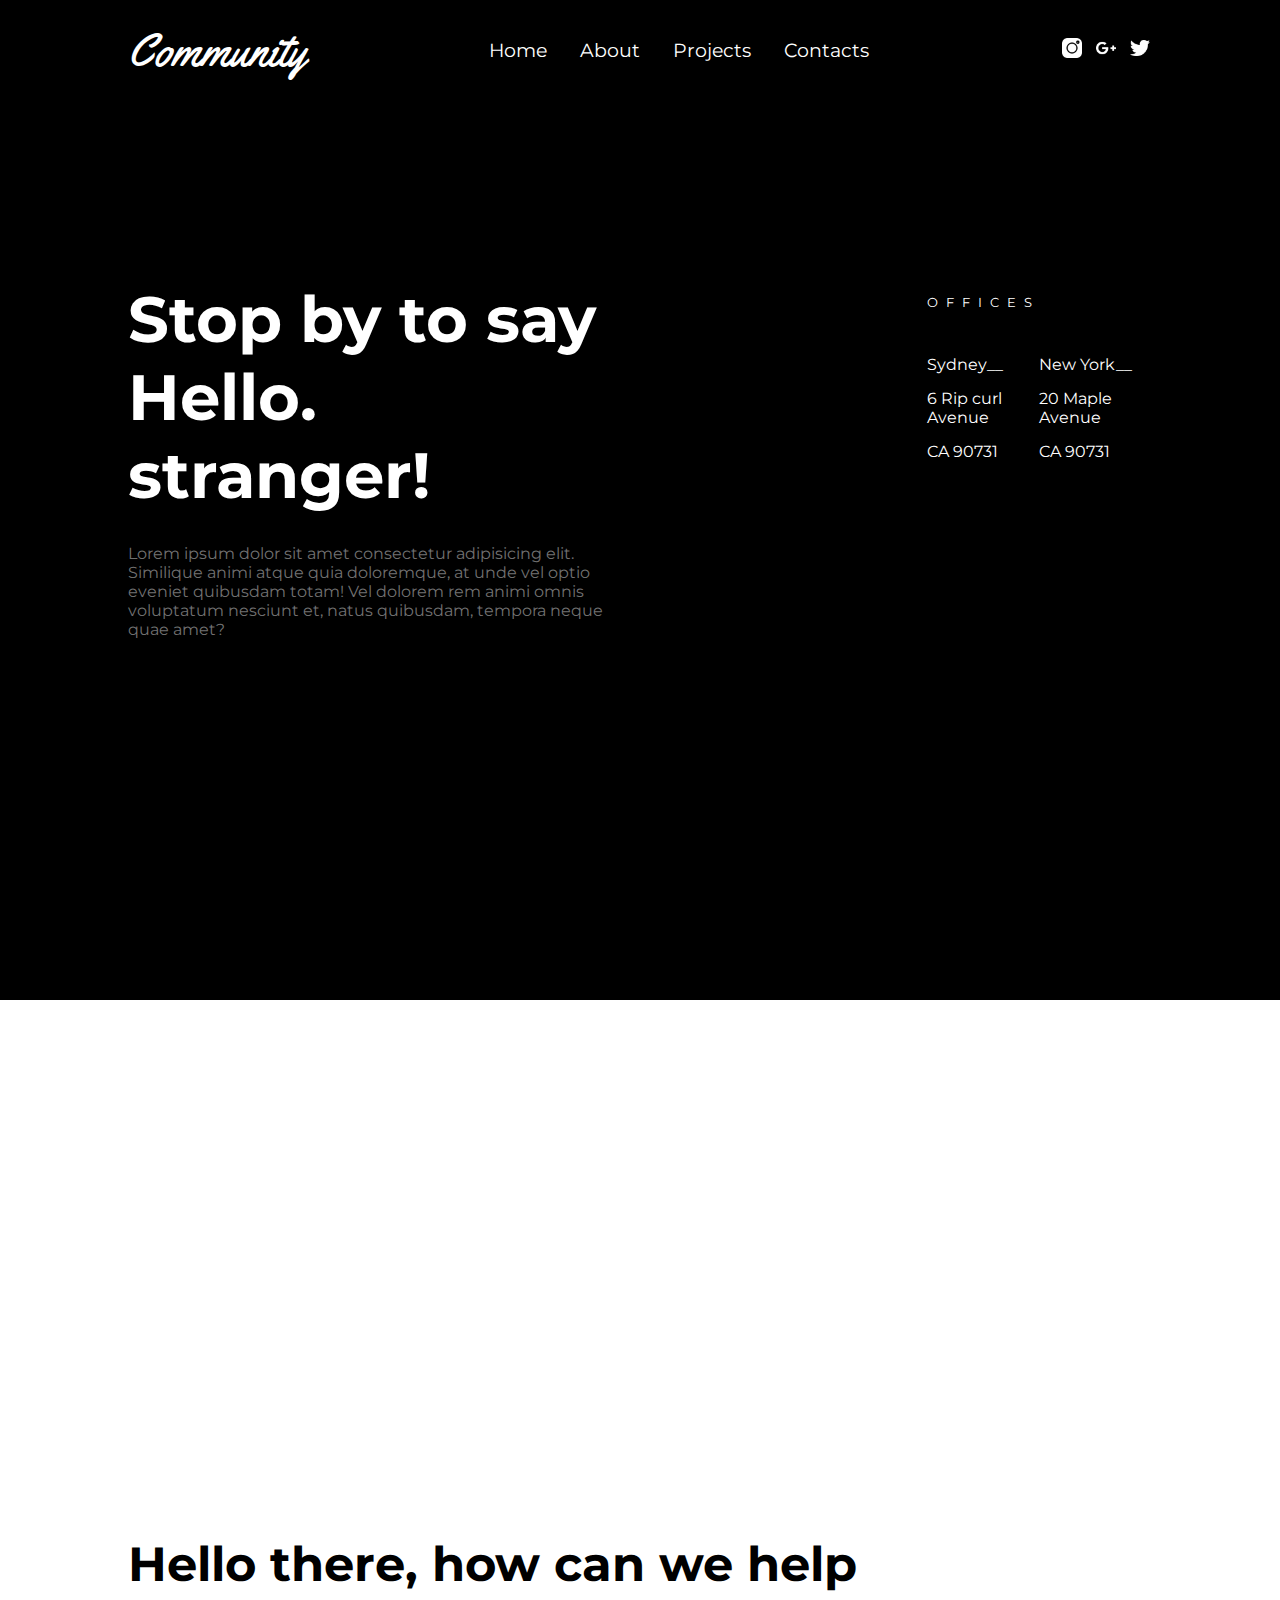
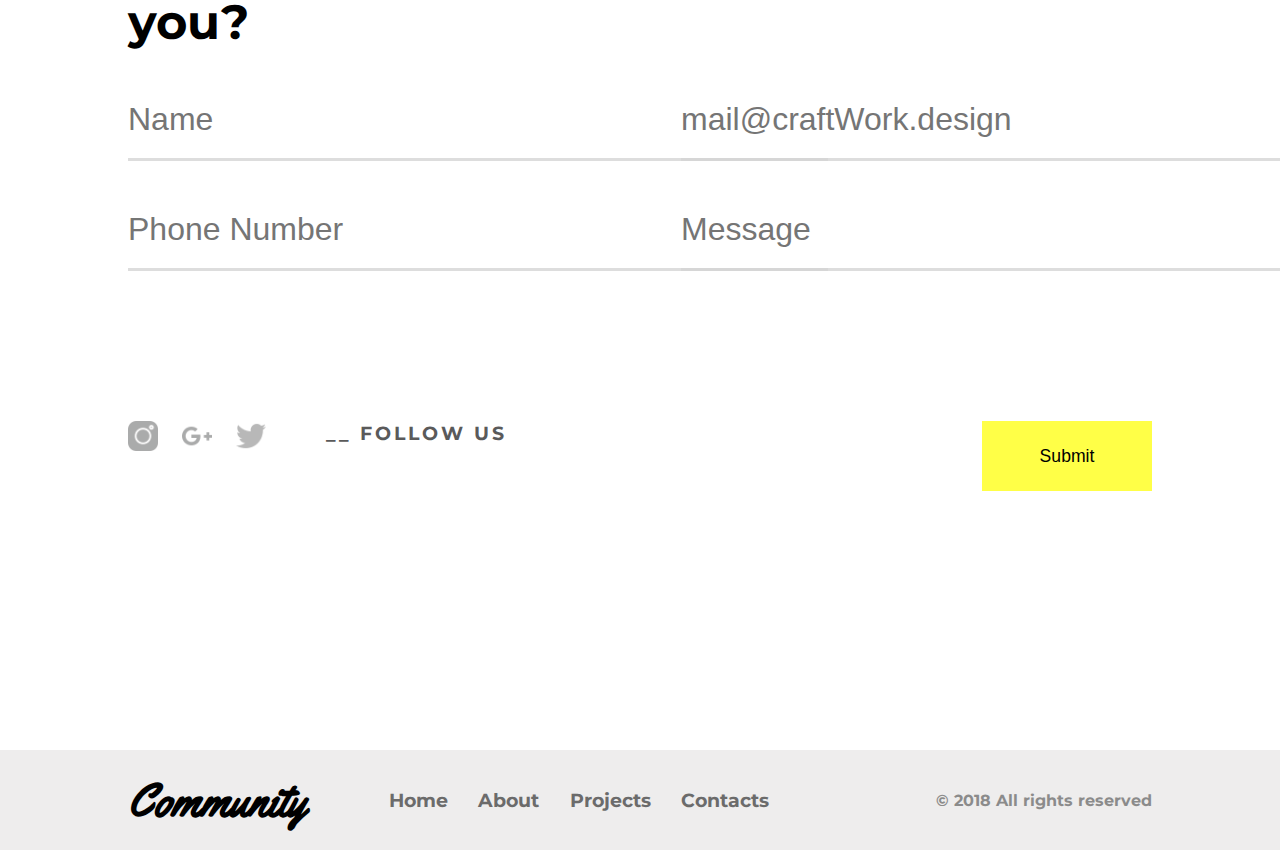
<file: Contact__Page/contact.html>
<!DOCTYPE html>
<html lang="en">

<head>
    <meta charset="UTF-8">
    <meta http-equiv="X-UA-Compatible" content="IE=edge">
    <meta name="viewport" content="width=device-width, initial-scale=1.0">
    <link rel="stylesheet" href="./css/style.css">
    <link href="https://fonts.googleapis.com/css2?family=Pattaya&display=swap" rel="stylesheet" />
    <link rel="preconnect" href="https://fonts.gstatic.com" />
    <link
        href="https://fonts.googleapis.com/css2?family=Merriweather:ital,wght@1,900&family=Montserrat&family=Sacramento&display=swap"
        rel="stylesheet" />
    <link rel="preconnect" href="https://fonts.googleapis.com">
    <link rel="preconnect" href="https://fonts.gstatic.com" crossorigin>
    <link href="https://fonts.googleapis.com/css2?family=Yellowtail&display=swap" rel="stylesheet">

    <title>Document</title>
</head>

<body>
    <div class="section-1">
        <div class="container flex">
            <div class="logo">
                <p class="Yellowtail">Community</p>
            </div>
            <div class="link flex Montserrat-sans-serif">
                <p><a href="../index.html" style="text-decoration: none; color: white;">Home</a></p>
                <p><a href="../Home__Page/home.html" style="text-decoration: none; color: white;">About</a></p>
                <p><a href="../Project_Page/project.html" style="text-decoration: none; color: white;">Projects</a></p>
                <p><a href="contact.html" style="text-decoration: none; color: white;">Contacts</a></p>
            </div>
            <div class="icon">
                <img src="../icons/instagram.png" alt="">
                <img src="../icons/google-plus.png" alt="">
                <img src="../icons/twitter (2).png" alt="">
            </div>
        </div>
    </div>
    <div class="section-2 Montserrat-sans-serif">
        <div class="container__1 flex">
            <div class="left">
                <h1>Stop by to say Hello.</h1>
                <h1>stranger!</h1>
                <p>Lorem ipsum dolor sit amet consectetur adipisicing elit. Similique animi atque quia doloremque, at
                    unde vel optio eveniet quibusdam totam! Vel dolorem rem animi omnis voluptatum nesciunt et, natus
                    quibusdam, tempora neque quae amet?</p>
            </div>
            <div class="right">
                <div class="elements">
                    <p class="heading">OFFICES</p>
                    <div class="right__content ">
                        <div class="content flex">
                            <div class="left">
                                <p>Sydney__</p>
                                <p>6 Rip curl Avenue</p>
                                <p>CA 90731</p>
                            </div>
                            <div class="right">
                                <p>New York__</p>
                                <p>20 Maple Avenue</p>
                                <p>CA 90731</p>
                            </div>
                        </div>

                    </div>
                </div>

            </div>
        </div>
        <div class="container__2">
            <iframe
                src="https://www.google.com/maps/embed?pb=!1m18!1m12!1m3!1d193595.1583088633!2d-74.11976388352468!3d40.69766374868615!2m3!1f0!2f0!3f0!3m2!1i1024!2i768!4f13.1!3m3!1m2!1s0x89c24fa5d33f083b%3A0xc80b8f06e177fe62!2sNew%20York%2C%20NY%2C%20USA!5e0!3m2!1sen!2sin!4v1627388090131!5m2!1sen!2sin"
                width="600" height="450" style="border:0;" allowfullscreen="" loading="lazy"></iframe>
        </div>
    </div>
    <div class="section-3 Montserrat-sans-serif">
        <div class="container">
            <div class="heading">
                <h1>Hello there, how can we help</h1>
                <h1>you?</h1>
            </div>
            <div class="enter_details flex">
                <div class="details_left">
                    <input type="text" placeholder="Name">
                    <input type="text" placeholder="Phone Number">
                </div>
                <div class="details_right">
                    <input type="email" placeholder="mail@craftWork.design">
                    <input type="text" placeholder="Message">
                </div>
            </div>
            <div class="explore flex space-between">
                <div class="explore_left flex">
                    <div class="img">
                        <img class="i" src="../icons/instagram__gray.png" alt="">
                        <img class="g"  src="../icons/google-plus__gray.png" alt="">
                        <img class="t"  src="../icons/twitter__gray.png" alt="">
                    </div>
                    <p>__ FOLLOW US</p>
                </div>
                <div class="explore_right">
                    <button>Submit </button>
                </div>
            </div>
        </div>
    </div>
    <div class="section-11">
        <div class="container flex">
            <div class="logo">
                <p class="Yellowtail">Community</p>
            </div>
            <div class="link flex Montserrat-sans-serif">
                <p>Home</p>
                <p>About</p>
                <p>Projects</p>
                <p>Contacts</p>
            </div>
            <div class="copyright Montserrat-sans-serif">
                <h4>© 2018 All rights reserved</h4>
            </div>
        </div>
    </div>
</body>

</html>
</file>
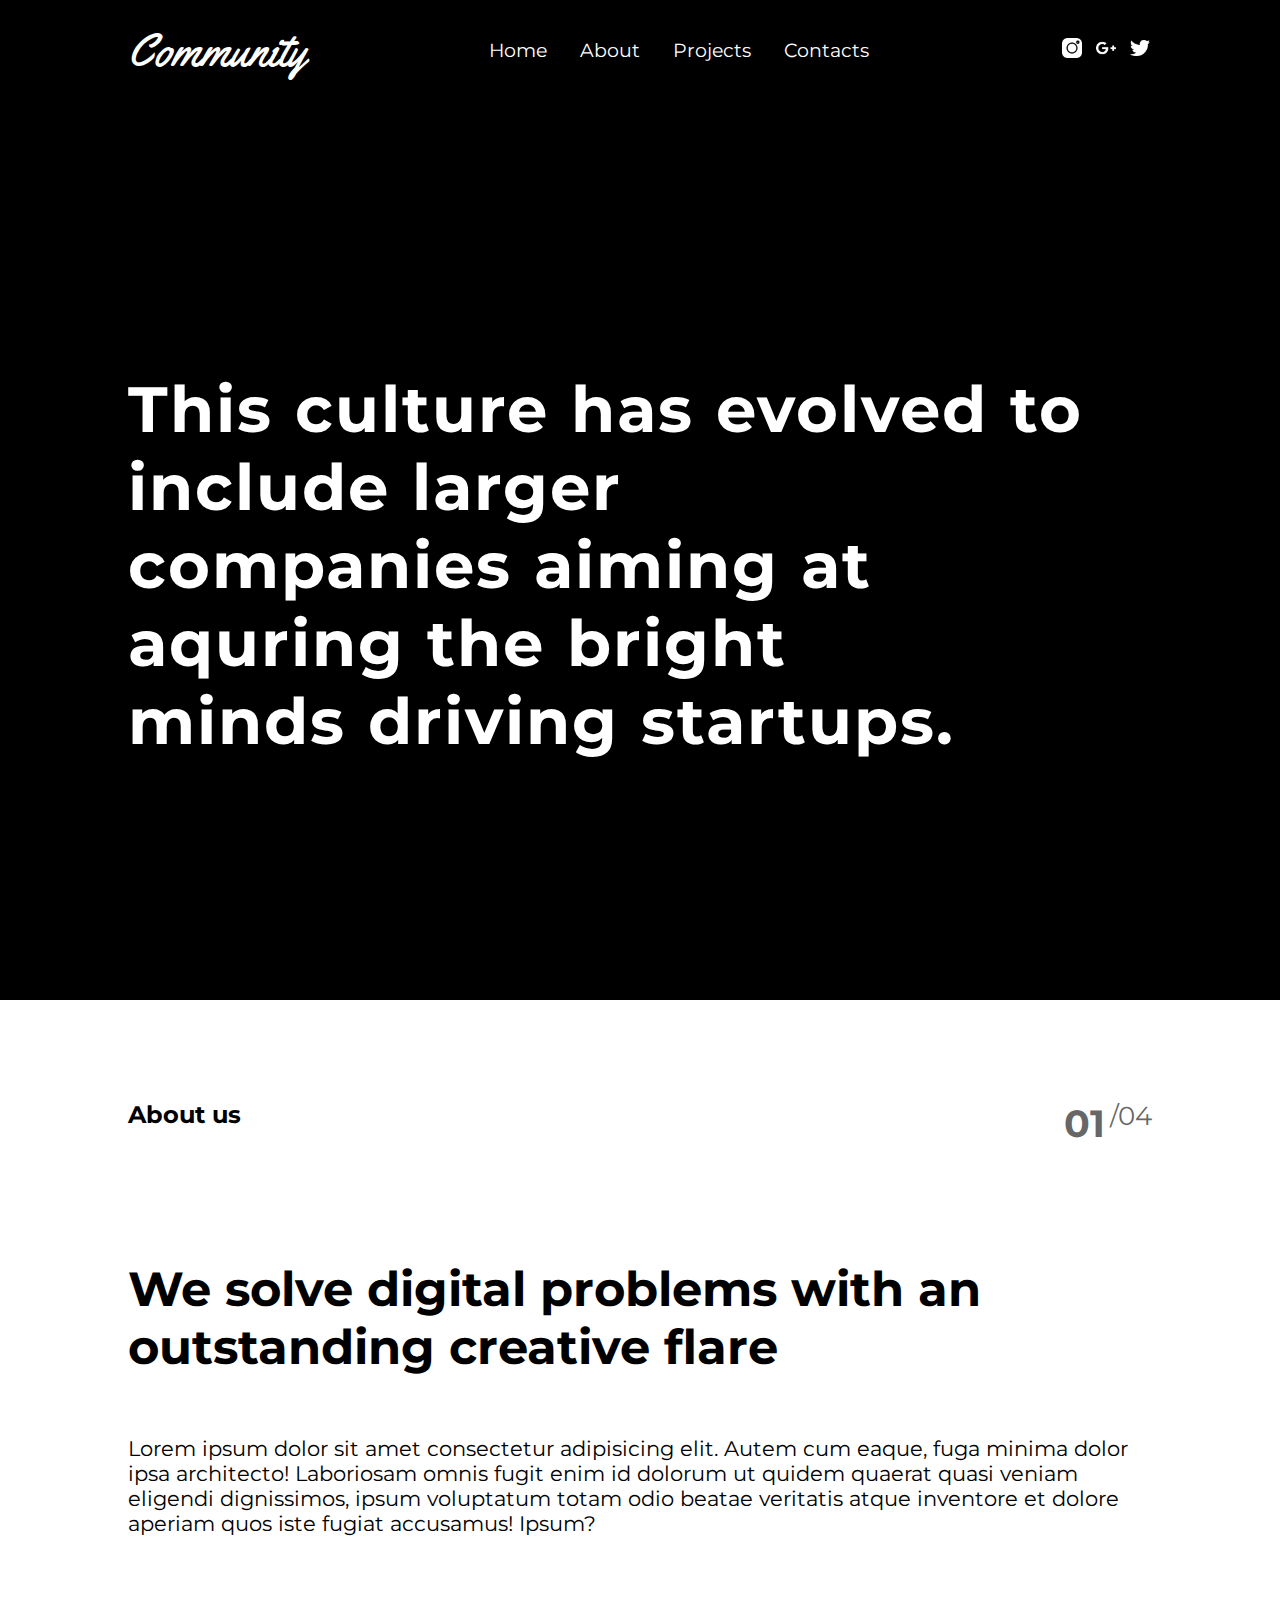
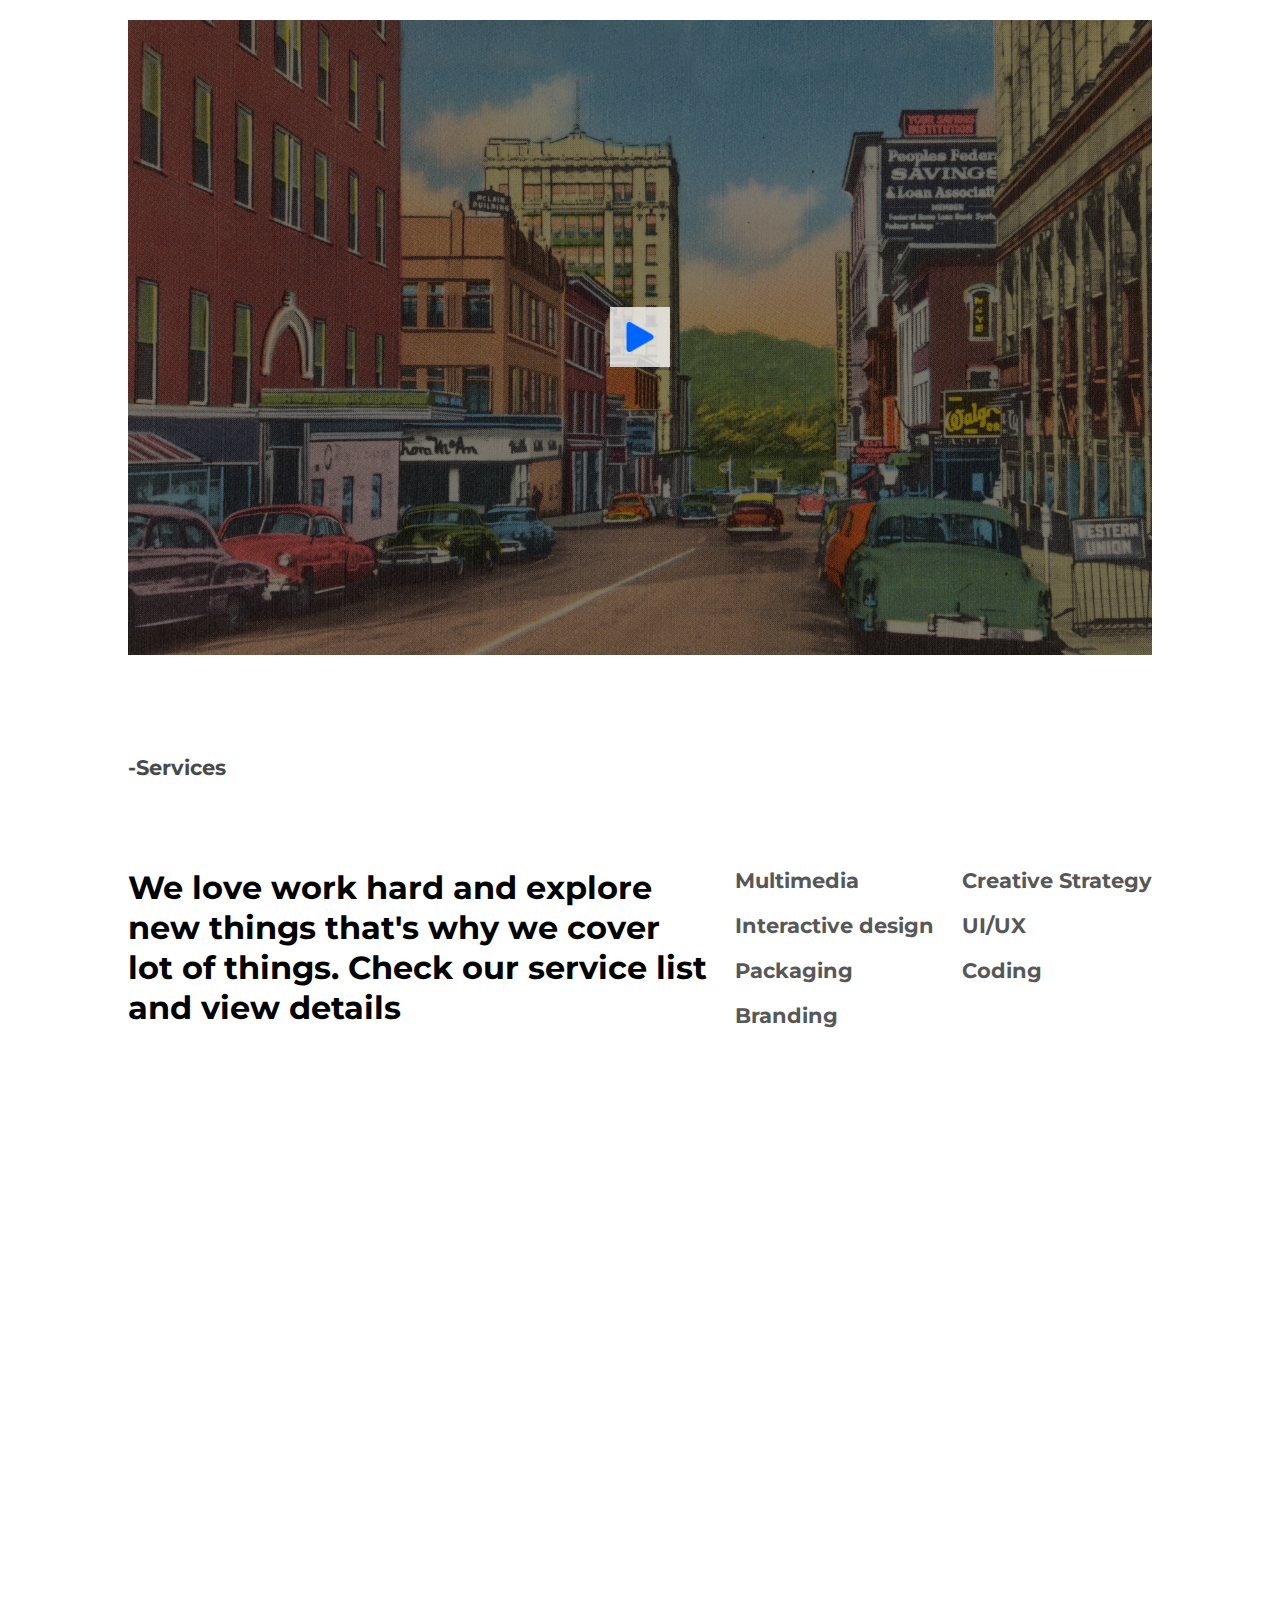
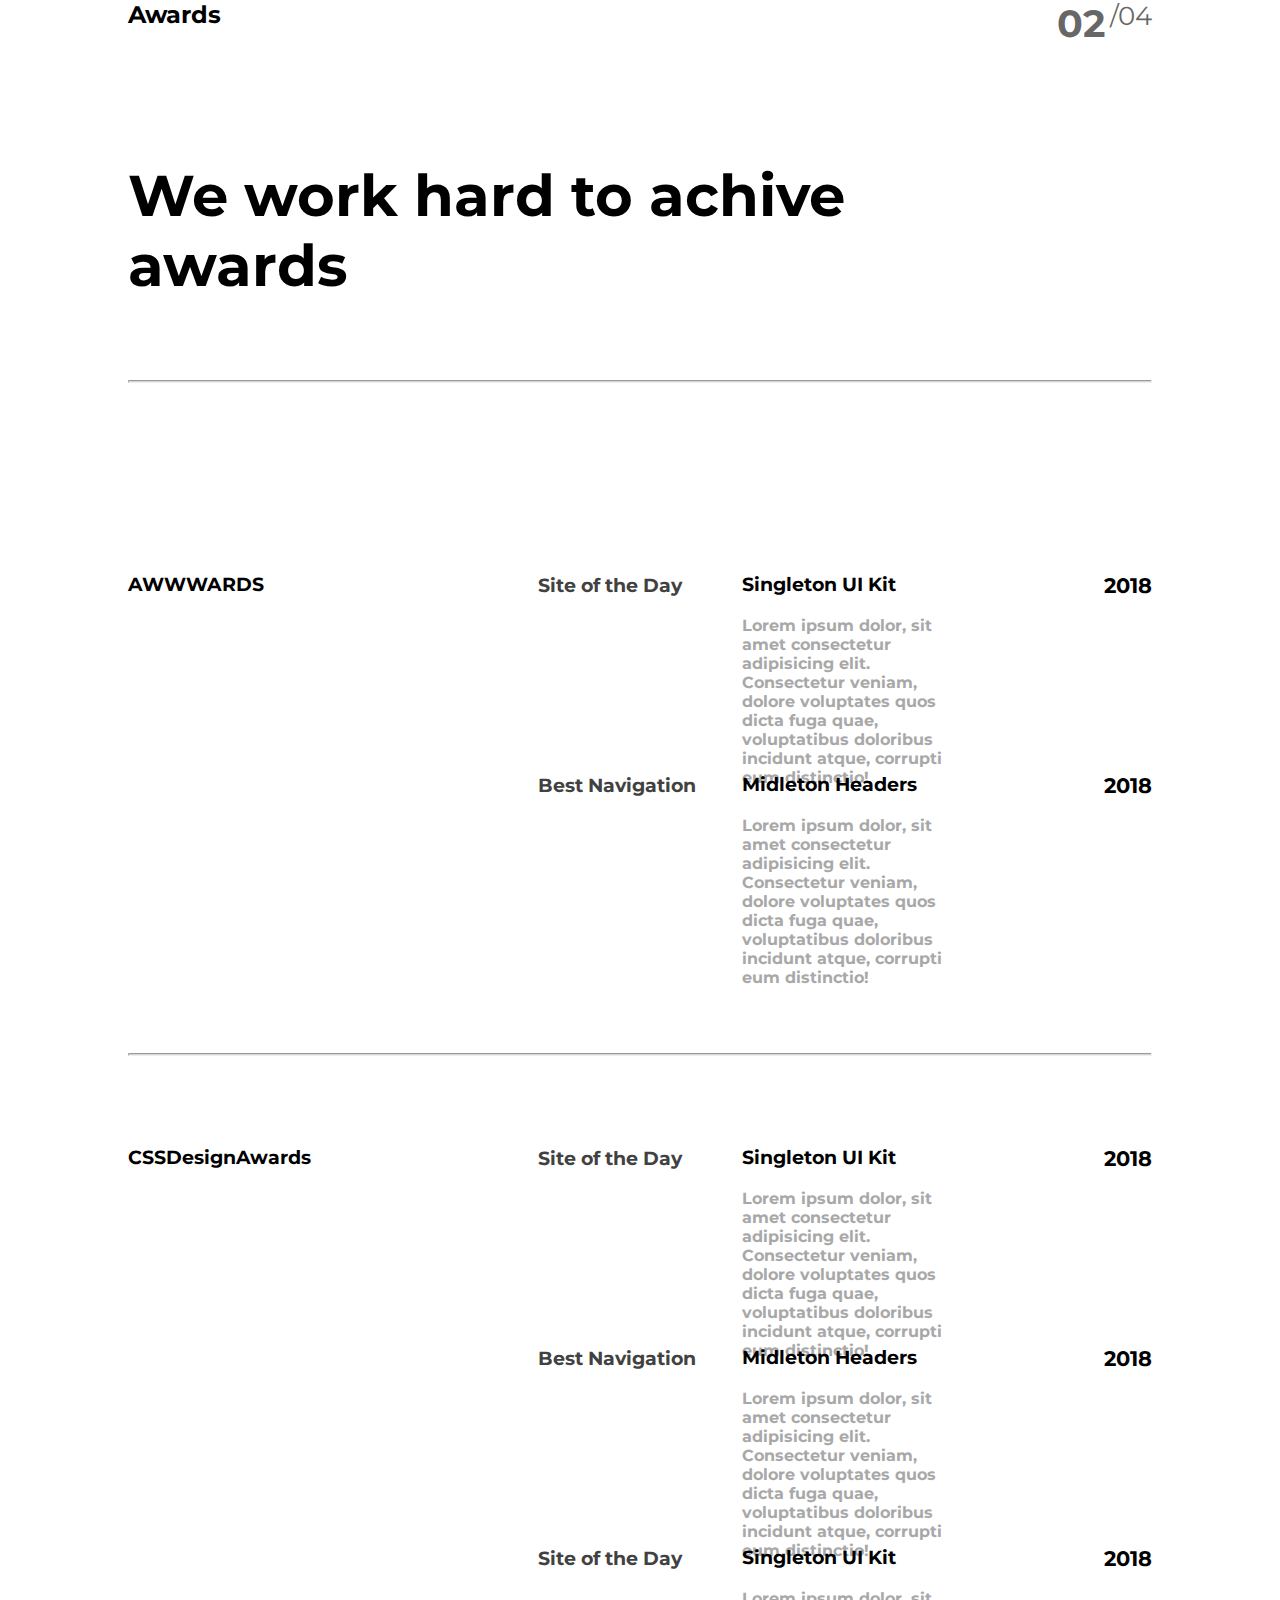
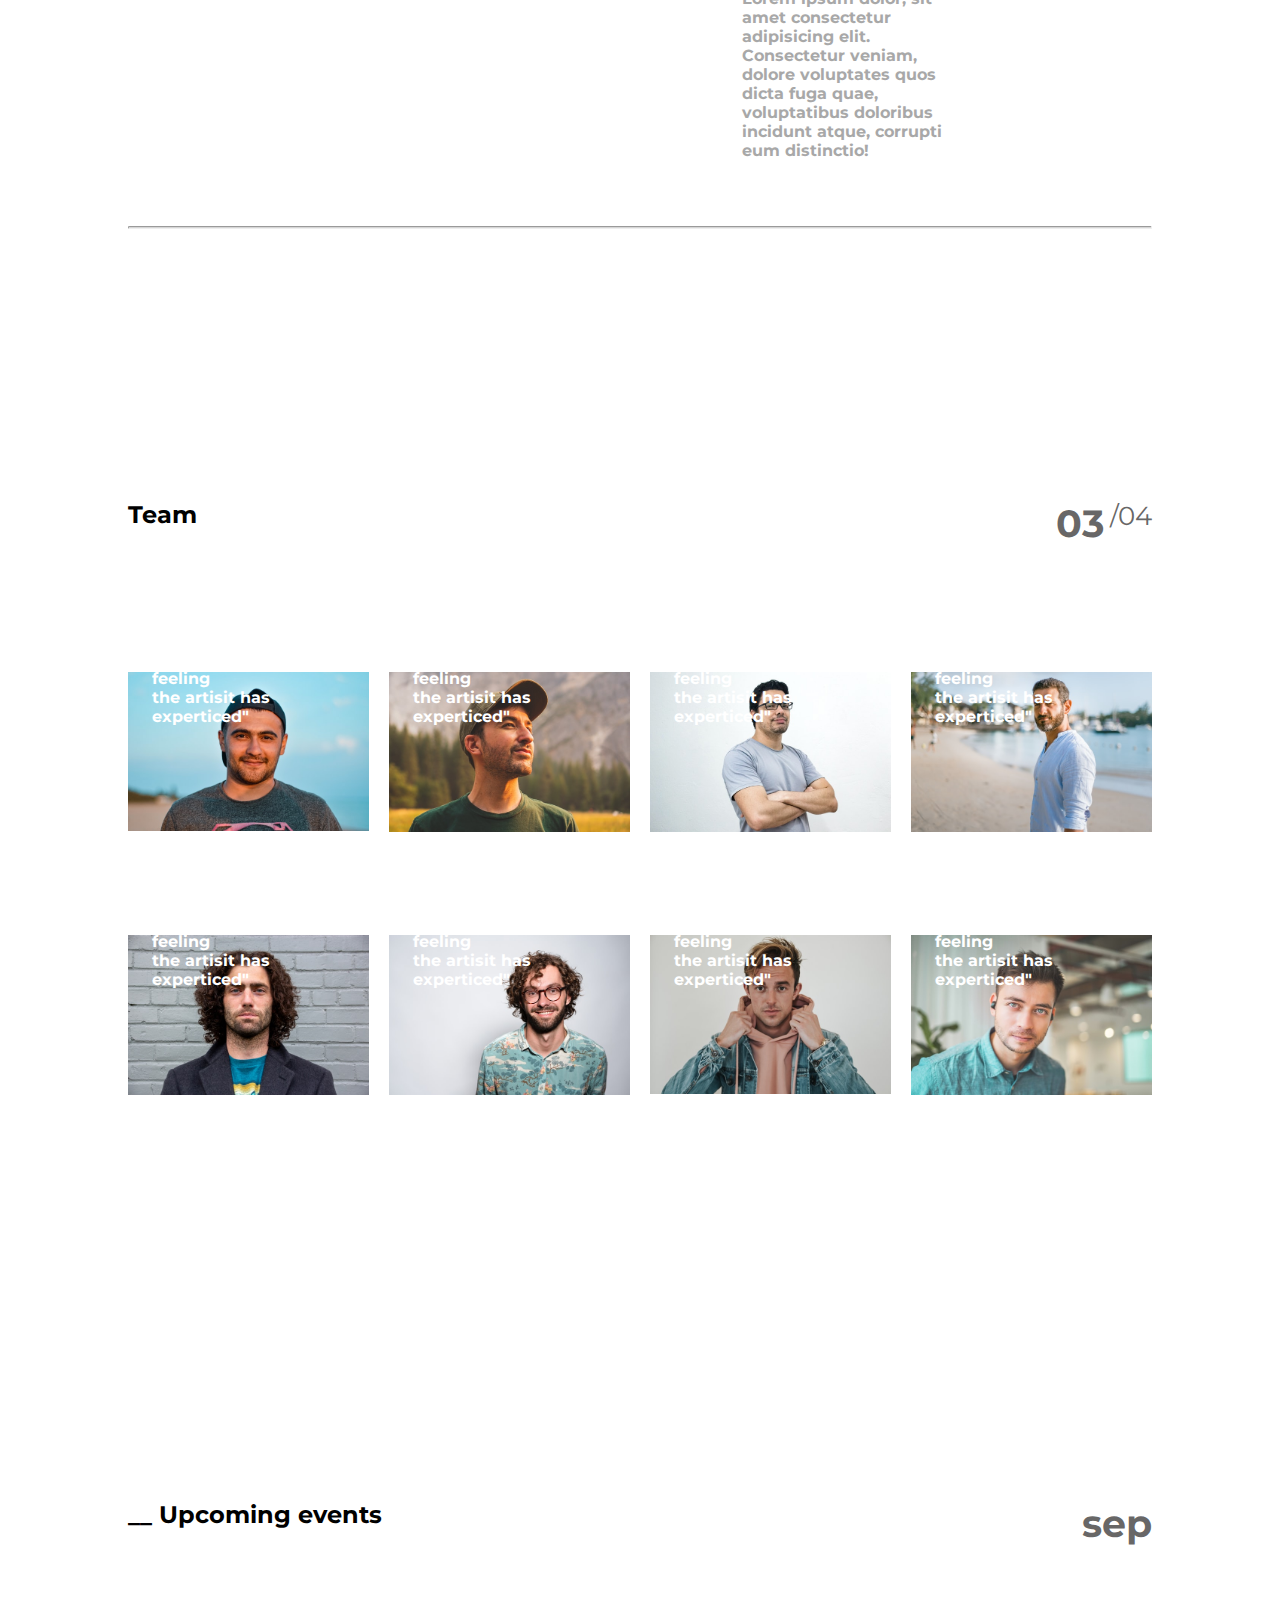
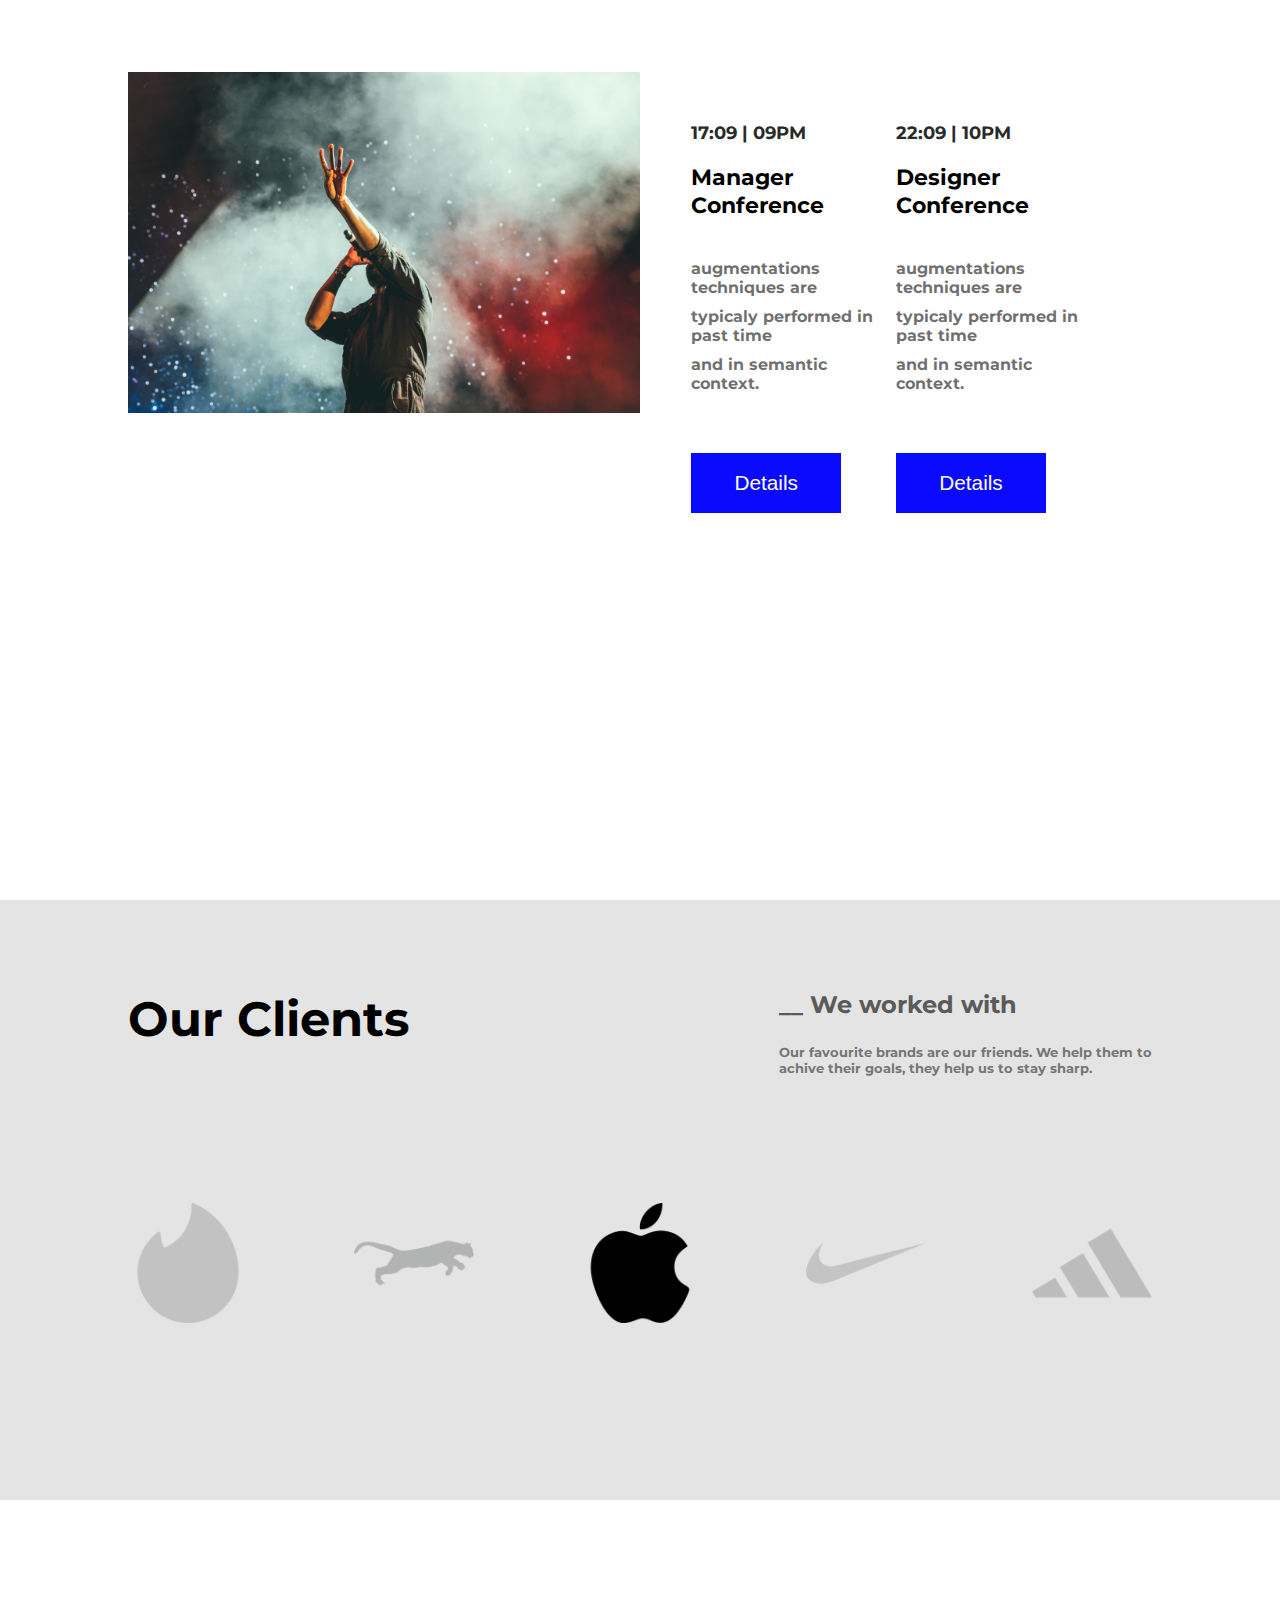
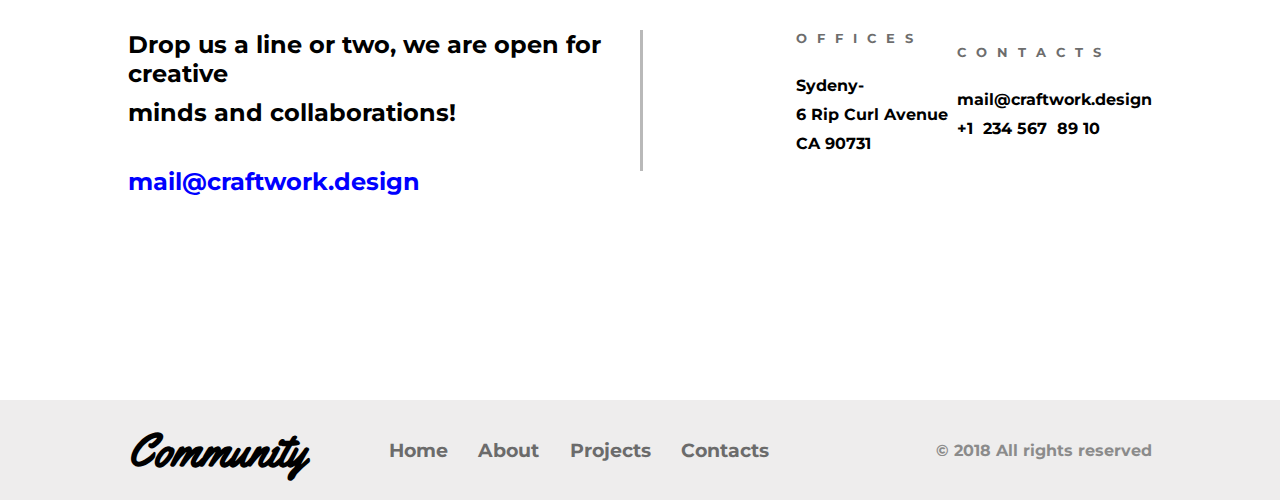
<file: Home__Page/home.html>
<!DOCTYPE html>
<html lang="en">

<head>
    <meta charset="UTF-8">
    <meta http-equiv="X-UA-Compatible" content="IE=edge">
    <meta name="viewport" content="width=device-width, initial-scale=1.0">
    <link rel="stylesheet" href="./css/style.css">
    <link href="https://fonts.googleapis.com/css2?family=Pattaya&display=swap" rel="stylesheet" />
    <link rel="preconnect" href="https://fonts.gstatic.com" />
    <link
        href="https://fonts.googleapis.com/css2?family=Merriweather:ital,wght@1,900&family=Montserrat&family=Sacramento&display=swap"
        rel="stylesheet" />
    <link rel="preconnect" href="https://fonts.googleapis.com">
    <link rel="preconnect" href="https://fonts.gstatic.com" crossorigin>
    <link href="https://fonts.googleapis.com/css2?family=Yellowtail&display=swap" rel="stylesheet">
    <title>Document</title>
</head>

<body>
    <div class="section-1">
        <div class="container flex">
            <div class="logo">
                <p class="Yellowtail">Community</p>
            </div>
            <div class="link flex Montserrat-sans-serif">
                <p><a href="../index.html" style="text-decoration: none; color: white;">Home</a></p>
                <p><a href="../Home__Page/home.html" style="text-decoration: none; color: white;">About</a></p>
                <p><a href="../Project_Page/project.html" style="text-decoration: none; color: white;">Projects</a></p>
                <p><a href="../Contact__Page/contact.html" style="text-decoration: none; color: white;"></a> Contacts</p>
            </div>
            <div class="icon">
                <img src="../icons/instagram.png" alt="">
                <img src="../icons/google-plus.png" alt="">
                <img src="../icons/twitter (2).png" alt="">
            </div>
        </div>
    </div>
    <div class="section-2 center">
        <div class="container Montserrat-sans-serif ">
            <h1>This culture has evolved to include larger</h1>
            <h1>companies aiming at aquring the bright</h1>
            <h1>minds driving startups.</h1>
        </div>
    </div>
    <div class="section-3">
        <div class="container">
            <div class="page-name Montserrat-sans-serif">
                <div class="about-us">
                    <p>About us</p>
                </div>
                <div class="page-number flex">
                    <h2>01</h2>
                    <div class="sub-num">/04</div>
                </div>
            </div>
            <div class="page-content  Montserrat-sans-serif">
                <div class="part-1">
                    <h1>We solve digital problems with an</h1>
                    <h1>outstanding creative flare</h1>
                    <p>Lorem ipsum dolor sit amet consectetur adipisicing elit. Autem cum eaque, fuga minima dolor ipsa
                        architecto! Laboriosam omnis fugit enim id dolorum ut quidem quaerat quasi veniam eligendi
                        dignissimos, ipsum voluptatum totam odio beatae veritatis atque inventore et dolore aperiam quos
                        iste fugiat accusamus! Ipsum?</p>
                </div>
                <div class="part-2 parent center">
                    <div class="button child center">
                        <img src="../icons/play-button-arrowhead.png" alt="" srcset="">
                    </div>
                    <div class="layer child"></div>
                    <img src="../Images/image-8.jpg" alt="">
                </div>
                <div class="part-3">
                    <h4><span>-</span>Services</h4>
                    <div class="columns flex">
                        <div class="h1">
                            <h1>We love work hard and explore</h1>
                            <h1>new things that's why we cover</h1>
                            <h1>lot of things. Check our service list</h1>
                            <h1>and view details</h1>
                        </div>
                        <div class="topic-1">
                            <p>Multimedia</p>
                            <p>Interactive design</p>
                            <p>Packaging</p>
                            <p>Branding</p>
                        </div>
                        <div class="topic-2">
                            <p>Creative Strategy</p>
                            <p>UI/UX</p>
                            <p>Coding</p>
                        </div>
                    </div>
                </div>
            </div>
        </div>
    </div>
    <div class="section-4">
        <div class="container">
            <div class="page-name Montserrat-sans-serif">
                <div class="about-us">
                    <p>Awards</p>
                </div>
                <div class="page-number flex">
                    <h2>02</h2>
                    <div class="sub-num">/04</div>
                </div>
            </div>
            <div class="page-content  Montserrat-sans-serif">
                <div class="heading">
                    <h1>We work hard to achive</h1>
                    <h1>awards</h1>
                </div>
                <hr>
                <div class="part__1 flex ">
                    <div class="left">
                        <h3>AWWWARDS</h3>
                    </div>
                    <div class="right">
                        <h2>Site of the Day</h2>
                        <div class="about">
                            <h3>Singleton UI Kit</h3>
                            <p>Lorem ipsum dolor, sit amet consectetur adipisicing elit. Consectetur veniam, dolore
                                voluptates quos dicta fuga quae, voluptatibus doloribus incidunt atque, corrupti eum
                                distinctio!</p>
                        </div>
                        <div class="year parent">
                            <h2 class="child">2018</h2>
                        </div>
                        <h2>Best Navigation</h2>
                        <div class="about">
                            <h3>Midleton Headers</h3>
                            <p>Lorem ipsum dolor, sit amet consectetur adipisicing elit. Consectetur veniam, dolore
                                voluptates quos dicta fuga quae, voluptatibus doloribus incidunt atque, corrupti eum
                                distinctio!</p>
                        </div>
                        <div class="year parent">
                            <h2 class="child">2018</h2>
                        </div>

                    </div>
                </div>
                <hr>
                <div class="part__2 flex">
                    <div class="left">
                        <h3>CSS<span>Design</span>Awards</h3>
                    </div>
                    <div class="right">
                        <h2>Site of the Day</h2>
                        <div class="about">
                            <h3>Singleton UI Kit</h3>
                            <p>Lorem ipsum dolor, sit amet consectetur adipisicing elit. Consectetur veniam, dolore
                                voluptates quos dicta fuga quae, voluptatibus doloribus incidunt atque, corrupti eum
                                distinctio!</p>
                        </div>
                        <div class="year parent">
                            <h2 class="child">2018</h2>
                        </div>
                        <h2>Best Navigation</h2>
                        <div class="about">
                            <h3>Midleton Headers</h3>
                            <p>Lorem ipsum dolor, sit amet consectetur adipisicing elit. Consectetur veniam, dolore
                                voluptates quos dicta fuga quae, voluptatibus doloribus incidunt atque, corrupti eum
                                distinctio!</p>
                        </div>
                        <div class="year parent">
                            <h2 class="child">2018</h2>
                        </div>
                        <h2>Site of the Day</h2>
                        <div class="about">
                            <h3>Singleton UI Kit</h3>
                            <p>Lorem ipsum dolor, sit amet consectetur adipisicing elit. Consectetur veniam, dolore
                                voluptates quos dicta fuga quae, voluptatibus doloribus incidunt atque, corrupti eum
                                distinctio!</p>
                        </div>
                        <div class="year parent">
                            <h2 class="child">2018</h2>
                        </div>
                    </div>
                </div>
                <hr>
            </div>
        </div>
    </div>
    <div class="section-5">
        <div class="container">
            <div class="page-name Montserrat-sans-serif">
                <div class="team">
                    <p>Team</p>
                </div>
                <div class="page-number flex">
                    <h2>03</h2>
                    <div class="sub-num">/04</div>
                </div>
            </div>
            <div class="page-content  Montserrat-sans-serif">
                <div class="box parent">
                    <div class="layer layer_1 child center">
                        <div class="box__content">
                            <h2>Soumodeep Maity</h2>
                            <h4>UI/UX designer</h4>
                            <p>"Art is not a handcraft. if is</p>
                            <p>the transmission of feeling</p>
                            <p>the artisit has experticed"</p>
                        </div>
                    </div>
                    <img src="../Images/p__1 (1).jpg" alt="">
                </div>
                <div class="box parent">
                    <div class="layer layer_2 child center">
                        <div class="box__content">
                            <h2>Soumodeep Maity</h2>
                            <h4>UI/UX designer</h4>
                            <p>"Art is not a handcraft. if is</p>
                            <p>the transmission of feeling</p>
                            <p>the artisit has experticed"</p>
                        </div>
                    </div>
                    <img src="../Images/p__1 (2).jpg" alt="">
                </div>
                <div class="box parent">
                    <div class="layer  layer_3 child center">
                        <div class="box__content">
                            <h2>Soumodeep Maity</h2>
                            <h4>UI/UX designer</h4>
                            <p>"Art is not a handcraft. if is</p>
                            <p>the transmission of feeling</p>
                            <p>the artisit has experticed"</p>
                        </div>
                    </div>
                    <img src="../Images/p__1 (3).jpg" alt="">
                </div>
                <div class="box parent">
                    <div class="layer layer_4 child center">
                        <div class="box__content">
                            <h2>Soumodeep Maity</h2>
                            <h4>UI/UX designer</h4>
                            <p>"Art is not a handcraft. if is</p>
                            <p>the transmission of feeling</p>
                            <p>the artisit has experticed"</p>
                        </div>
                    </div>
                    <img src="../Images/p__1 (4).jpg" alt="">
                </div>
                <div class="box parent">
                    <div class="layer layer_5 child center">
                        <div class="box__content">
                            <h2>Soumodeep Maity</h2>
                            <h4>UI/UX designer</h4>
                            <p>"Art is not a handcraft. if is</p>
                            <p>the transmission of feeling</p>
                            <p>the artisit has experticed"</p>
                        </div>
                    </div>
                    <img src="../Images/p__1 (5).jpg" alt="">
                </div>
                <div class="box parent">
                    <div class="layer layer_6 child center">
                        <div class="box__content">
                            <h2>Soumodeep Maity</h2>
                            <h4>UI/UX designer</h4>
                            <p>"Art is not a handcraft. if is</p>
                            <p>the transmission of feeling</p>
                            <p>the artisit has experticed"</p>
                        </div>
                    </div>
                    <img src="../Images/p__1 (6).jpg" alt="">
                </div>
                <div class="box parent">
                    <div class="layer layer_7 child center">
                        <div class="box__content">
                            <h2>Soumodeep Maity</h2>
                            <h4>UI/UX designer</h4>
                            <p>"Art is not a handcraft. if is</p>
                            <p>the transmission of feeling</p>
                            <p>the artisit has experticed"</p>
                        </div>
                    </div>
                    <img src="../Images/p__1 (7).jpg" alt="">
                </div>
                <div class="box parent">
                    <div class="layer layer_8 child center">
                        <div class="box__content">
                            <h2>Soumodeep Maity</h2>
                            <h4>UI/UX designer</h4>
                            <p>"Art is not a handcraft. if is</p>
                            <p>the transmission of feeling</p>
                            <p>the artisit has experticed"</p>
                        </div>
                    </div>
                    <img src="../Images/p__1 (8).jpg" alt="">
                </div>
            </div>
        </div>
    </div>
    <div class="section-6">
        <div class="container">
            <div class="page-name Montserrat-sans-serif">
                <div class="Up">
                    <p>__ Upcoming events</p>
                </div>
                <div class="page-number flex">
                    <h2>sep</h2>
                </div>
            </div>
            <div class="page-content flex  Montserrat-sans-serif">
                <div class="left">
                    <div class="img">
                        <img src="../Images/austin-neill-hgO1wFPXl3I-unsplash.jpg" alt="">
                    </div>
                </div>
                <div class="right center">
                    <div class="content flex ">
                        <div class="content__left">
                            <p>17:09 | 09PM</p>
                            <h2>Manager Conference</h2>
                            <div class="p">
                                <p>augmentations techniques are</p>
                                <p>typicaly performed in past time</p>
                                <p>and in semantic context.</p>
                            </div>
                            <button>Details</button>
                        </div>
                        <div class="content__right">
                            <p>22:09 | 10PM</p>
                            <h2>Designer Conference</h2>
                            <div class="p">
                                <p>augmentations techniques are</p>
                                <p>typicaly performed in past time</p>
                                <p>and in semantic context.</p>
                            </div>
                            <button>Details</button>
                        </div>
                    </div>
                </div>
            </div>
        </div>
    </div>
    <div class="section-9 Montserrat-sans-serif ">
        <div class="container">
            <div class="part-1 flex">
                <h2>Our Clients</h2>
                <div class="para">
                    <h4>__ We worked with</h4>
                    <h5>Our favourite brands are our friends. We help them to</h5>
                    <h5>achive their goals, they help us to stay sharp.</h5>
                </div>
            </div>
            <div class="part-2 ">
                <div class="images flex">
                    <div class="img img1">
                        <img src="../icons/tinder.png" alt="">
                    </div>
                    <div class="img img1">
                        <img src="../icons/puma.png" alt="">
                    </div>
                    <div class="img img1">
                        <img src="../icons/apple.png" alt="">
                    </div>
                    <div class="img img1">
                        <img src="../icons/nike.png" alt="">
                    </div>
                    <div class="img img1">
                        <img src="../icons/adidas.png" alt="">
                    </div>
                </div>

            </div>
        </div>
    </div>
    <div class="section-10 Montserrat-sans-serif">
        <div class="container flex">
            <div class="left">
                <h3>Drop us a line or two, we are open for creative</h3>
                <h3>minds and collaborations!</h3>
                <h3 class="mail">mail@craftwork.design</h3>
            </div>
            <div class="right">
                <div class="center flex">
                    <div class="right__left">
                        <h5>OFFICES</h5>
                        <h4>Sydeny-</h4>
                        <h4>6 Rip Curl Avenue</h4>
                        <h4>CA 90731</h4>
                    </div>
                    <div class="right__right">
                        <h5>CONTACTS</h5>
                        <h4>mail@craftwork.design</h4>
                        <h4>+1 <span>234</span><span>567</span> <span>89</span><span>10</span></h4>
                    </div>
                </div>
            </div>
        </div>
    </div>
    <div class="section-11">
        <div class="container flex">
            <div class="logo">
                <p class="Yellowtail">Community</p>
            </div>
            <div class="link flex Montserrat-sans-serif">
                <p>Home</p>
                <p>About</p>
                <p>Projects</p>
                <p>Contacts</p>
            </div>
            <div class="copyright Montserrat-sans-serif">
                <h4>© 2018 All rights reserved</h4>
            </div>
        </div>
    </div>
</body>

</html>
</file>
<file: Contact__Page/css/style.css>
* {
    margin: 0;
    padding: 0;
    box-sizing: border-box;
}

/* FONT */
/* ============================================== */
.Sacramento-cursive {
    font-family: 'Sacramento', cursive;
}

.Montserrat-sans-serif {
    font-family: 'Montserrat', sans-serif;
}

.Merriweather-serif {
    font-family: 'Merriweather', serif;
}

.Yellowtail {
    font-family: 'Yellowtail', cursive;
}

/* ==================================================== */
body {
    height: 2310px;

}

.flex {
    display: flex;
}

.section-1 {
    width: 100%;
    height: 100px;
    background-color: rgb(0, 0, 0);
    display: flex;
    justify-content: center;
    align-items: center;
}

.container {
    width: 80%;
    justify-content: space-between;
}

.section-1 .container .logo {
    color: rgb(255, 255, 255);
    font-size: 2.9rem;
}

.section-1 .container .link {
    color: rgb(255, 255, 255);
    width: 380px;
    font-size: 1.2rem;
    justify-content: space-between;
    align-items: center;
}
.section-1 .container .link p{
    transition: all 0.3s ease;
}
.section-1 .container .link p:hover{
    border-bottom: 4px solid white;
}

.section-1 .container .icon {
    width: 100px;

}

.section-1 .container .icon img {
    width: 20px;
    margin-left: 10px;
    margin-top: 19px;
}

.section-2{
    width: 100%;
    height: 900px;
    background-color: black;
    display: flex;
    color: white;
    align-items: center;
    justify-content: center;
    position: relative;
}
.section-2 .container__1{
    width: 80%;
    height: 300px;
    position: absolute;
    top: 20%;
}
.section-2 .container__1 .left{
    width: 55%;
}
.section-2 .container__1 .left h1{
    font-size: 4rem;

}
.section-2 .container__1 .left p{
    margin-top: 30px;
    font-size: 1rem;
    color: rgba(160, 160, 160, 0.712);
}
.section-2 .container__1 .right{
    width: 55%;
    display: flex;
    align-items: center;
    justify-content: center;
   position: relative;
}
.section-2 .container__1 .right .elements{
    width: 44%;
    position: absolute;
    top: 0;
    right: 0;
}
.section-2 .container__1 .right p{
    margin-top: 15px;
    color: white;
}
.section-2 .container__1 .right .heading{
    margin-bottom: 30px;
    font-size: 0.8rem;
    
    letter-spacing: 8px;
}
.section-2 .container__1 .right .right{
    display: block;
}
.section-2 .container__1 .right .cotent{
    width: 90%;
}

.section-3{
    margin-top: 500px;
    width: 100%;
    height: 700px;
    background-color: rgb(255, 255, 255);
    display: flex;
    justify-content: center;
    align-items: center;
}
.section-3 .container{
    width: 80%;
    height: 90%;
}
.section-3 .container .heading h1{
    font-size: 3rem;
    font-weight: bold;
}
.section-3 .enter_details{
    margin-top: 50px;
    position: relative;
}
.section-3 .enter_details .details_left{
    width: 46%;
}
.section-3 .enter_details .details_right{
    width: 46%;
    position: absolute;
    right: 0;
}
.space-between{
    justify-content: space-between;
}
.section-3 .enter_details  input{
 width: 700px;
 height: 60px;
 background-color: transparent;
 font-size: 2rem;
 border: none;
 outline: none;
 border-bottom: 3px solid rgba(212, 212, 212, 0.801);
 margin-bottom: 50px;
 padding-bottom: 20px;
 transition: all 0.2s ease;
}
.section-3 .enter_details  input:hover{
    border-bottom: 5px solid rgba(121, 121, 121, 0.801);

}

.section-3 .explore{
    margin-top: 100px;
}
.section-3 .explore img{
    width: 30px;
    margin-right: 20px;
}
.section-3 .explore p{
    margin-left: 40px;
    font-size: 1.2rem;
    color: rgb(90, 90, 90);
    font-weight: bold;
    letter-spacing: 3px;
}
.section-2 .container__2{
    width: 80%;
    height: 90%;
    position: absolute;
    bottom: -50%;
}
.section-2 .container__2 iframe{
    width: 100%;
    height: 100%;
}
.section-3 .explore_right button{
    width: 170px;
    height: 70px;
    background-color: rgb(255, 255, 71);
    border: none;
    outline: none;
    font-size: 1.1rem;
    
}







.section-11 {
    margin-top: 150px;
    width: 100%;
    height: 100px;
    background-color: rgb(238, 237, 237);
    display: flex;
    justify-content: center;
    align-items: center;
}
.section-11 .container .logo {
    color: rgb(0, 0, 0);
    font-size: 2.9rem;
    font-weight: bold;
}

.section-11 .container .link {
    color: rgb(107, 107, 107);
    width: 380px;
    font-size: 1.2rem;
    font-weight: bold;
    justify-content: space-between;
    align-items: center;
}

.section-11 .container .copyright {
    width: 300px;
    color: rgb(139, 139, 139);
    display: flex;
    justify-content: center;
    align-items: center;
    position: relative;
}
.section-11 .container .copyright h4{
    position: absolute;
    right: 0;
}
</file>
<file: Home__Page/css/style.css>
* {
    margin: 0;
    padding: 0;
    box-sizing: border-box;
}

/* FONT */
/* ============================================== */
.Sacramento-cursive {
    font-family: 'Sacramento', cursive;
}

.Montserrat-sans-serif {
    font-family: 'Montserrat', sans-serif;
}

.Merriweather-serif {
    font-family: 'Merriweather', serif;
}

.Yellowtail {
    font-family: 'Yellowtail', cursive;
}
.center{
    display: flex;
    justify-content: center;
    align-items: center;
}
.parent{
    position: relative;
}
.child{
    position: absolute;
}
/* ==================================================== */
body {
    height: 8000px;

}
.flex {
    display: flex;
}

.section-1 {
    width: 100%;
    height: 100px;
    background-color: rgb(0, 0, 0);
    display: flex;
    justify-content: center;
    align-items: center;
}

.container {
    width: 80%;
    justify-content: space-between;
}

.section-1 .container .logo {
    color: rgb(255, 255, 255);
    font-size: 2.9rem;
}

.section-1 .container .link {
    color: rgb(255, 255, 255);
    width: 380px;
    font-size: 1.2rem;
    justify-content: space-between;
    align-items: center;
    transition: all 0.5s ease;
}
.section-1 .container .link p{
    transition: all 0.5s ease;
}
.section-1 .container .link p:hover{
    border-bottom: 4px solid white;
}

.section-1 .container .icon {
    width: 100px;

}

.section-1 .container .icon img {
    width: 20px;
    margin-left: 10px;
    margin-top: 19px;
}

.section-2{
    width: 100%;
    height: 900px;
    background-color: black;
}
.section-2 .container{
    width: 80%;
    height: 40%;
    word-spacing: 2px;
    letter-spacing: 2px;
    background-color: black;
    color: white;
    font-size: 2rem;
}
.section-3 {
    width: 100%;
    height: 2000px;
    background-color: rgb(255, 255, 255);
    display: flex;
    justify-content: center;
    align-items: center;
    margin-top: 100px;
}

.section-3 .container {
    width: 80%;
    height: 100%;
    background-color: rgb(255, 255, 255);
}

.section-3 .container .page-name {
    width: 100%;
    height: 8%;
    background-color: rgb(255, 255, 255);
    display: flex;
    justify-content: space-between;
}

.section-3 .container .page-name .about-us {
    font-size: 1.5rem;
    font-weight: bold;
}

.section-3 .container .page-name .page-number {
    font-size: 1.6rem;
    color: rgba(77, 76, 76, 0.849);
}

.section-3 .container .page-name .page-number .sub-num {
    margin-left: 5px;
}
.section-3 .container .page-content{
    width: 100%;
    height: 90%;
    background-color: rgb(255, 255, 255);
}
.section-3 .container .page-content .part-1{
    width: 100%;
    height: 20%;
    background-color: rgb(255, 255, 255);
}
.section-3 .container .page-content .part-1 h1{
    font-size: 3rem;
}
.section-3 .container .page-content .part-1 p{
    margin-top: 60px;
    font-size: 1.3rem;
}
.section-3 .container .page-content .part-2 .button{
    width: 60px;
    height: 60px;
    background-color: rgba(255, 255, 255, 0.753);
    z-index: 3;
}
.section-3 .container .page-content .part-2 .button img{
    width: 30px;
}
.section-3 .container .page-content .part-2 .layer{
    width: 100%;
    height: 100%;
    background-color: rgba(0, 0, 0, 0.486);
}
.section-3 .container .page-content .part-2 img{
    width: 100%;
}
.section-3 .container .page-content .part-3{
    width: 100%;
    margin-top: 100px;
}
.section-3 .container .page-content .part-3 .columns{
    margin-top: 88px;
    justify-content: space-between;
}
.section-3 .container .page-content .part-3 h4{
    font-size: 1.3rem;
    font-weight: bold;
    color: rgb(73, 73, 73);
}
.section-3 .container .page-content .part-3 .columns h1{
    line-height: 40px;
}
.section-3 .container .page-content .part-3 .columns .topic-1 p{
    margin-bottom: 20px;
    font-size: 1.3rem;
    font-weight: bold;
    color: rgb(87, 87, 87);
}
.section-3 .container .page-content .part-3 .columns .topic-2 p{
    margin-bottom: 20px;
    font-size: 1.3rem;
    font-weight: bold;
    color: rgb(87, 87, 87);
}


.section-4 {
    width: 100%;
    height: 2000px;
    background-color: rgb(255, 255, 255);
    display: flex;
    justify-content: center;
    align-items: center;
    margin-top: 100px;
}

.section-4 .container {
    width: 80%;
    height: 100%;
    background-color: rgb(255, 255, 255);
}

.section-4 .container .page-name {
    width: 100%;
    height: 8%;
    background-color: rgb(255, 255, 255);
    display: flex;
    justify-content: space-between;
}

.section-4 .container .page-name .about-us {
    font-size: 1.5rem;
    font-weight: bold;
}

.section-4 .container .page-name .page-number {
    font-size: 1.6rem;
    color: rgba(77, 76, 76, 0.849);
}

.section-4 .container .page-name .page-number .sub-num {
    margin-left: 5px;
}
.section-4 .container hr{
    margin-top: 80px;
    height: 3px;
    border-radius: 3px;
    background-color: rgba(197, 197, 197, 0.712);
}
.section-4 .heading{
    font-size: 1.8rem;
    font-weight: bold;
}

.section-4 .container .page-content .part__1{
    width: 100%;
    margin-top: 190px;
    height: 400px;
    background-color: rgb(255, 255, 255);
}
.section-4 .container .page-content .part__1 .left{
    width: 40%;
    height: 100%;
}
.section-4 .container .page-content .part__1 .right{
    width: 60%;
    height: 100%;
    display: grid;
    grid-template-rows: 50% 50%;
    grid-template-columns: 33.333% 33.333% 33.333%;
    
}
/* .section-4 .container .page-content .part__1 .right h3{
    text-align: center;
} */
.section-4 .container .page-content .part__1 .right h2{
    font-size: 1.2rem;
    color: rgb(65, 65, 65);
}

.section-4 .container .page-content .part__1 .right p{
    margin-top: 20px;
    font-size: 1rem;
    font-weight: bold;
    color: rgb(168, 168, 168);
}
.section-4 .container .page-content .part__1 .right .child{
    right: 0;
    color: black;
    font-size: 1.3rem;
    font-weight: bold;
}

.section-4 .container .page-content .part__2{
    width: 100%;
    margin-top: 90px;
    height: 600px;
    background-color: rgb(255, 255, 255);
}
.section-4 .container .page-content .part__2 .left{
    width: 40%;
    height: 100%;
}
.section-4 .container .page-content .part__2 .right{
    width: 60%;
    height: 100%;
    display: grid;
    grid-template-rows: 33.333% 33.333% 33.333%;
    grid-template-columns: 33.333% 33.333% 33.333%;
    
}
/* .section-4 .container .page-content .part__1 .right h3{
    text-align: center;
} */
.section-4 .container .page-content .part__2 .right h2{
    font-size: 1.2rem;
    color: rgb(65, 65, 65);
}

.section-4 .container .page-content .part__2 .right p{
    margin-top: 20px;
    font-size: 1rem;
    font-weight: bold;
    color: rgb(168, 168, 168);
}
.section-4 .container .page-content .part__2 .right .child{
    right: 0;
    color: black;
    font-size: 1.3rem;
    font-weight: bold;
}


.section-5 {
    width: 100%;
    height: 900px;
    background-color: rgb(255, 255, 255);
    display: flex;
    justify-content: center;
    align-items: center;
    margin-top: 100px;
}

.section-5 .container {
    width: 80%;
    height: 100%;
    background-color: rgb(255, 255, 255);
}

.section-5 .container .page-name {
    width: 100%;
    height: 8%;
    background-color: rgb(255, 255, 255);
    display: flex;
    justify-content: space-between;
}

.section-5 .container .page-name .team {
    font-size: 1.5rem;
    font-weight: bold;
}

.section-5 .container .page-name .page-number {
    font-size: 1.6rem;
    color: rgba(77, 76, 76, 0.849);
}

.section-5 .container .page-name .page-number .sub-num {
    margin-left: 5px;
}
.section-5 .container .page-content{
    margin-top: 100px;
    display: grid;
    grid-template-columns: 23.49% 23.49% 23.49% 23.49%;
    column-gap:2%;
    grid-template-rows: 45% 45%;
    row-gap: 10%;
}
.section-5 .container .page-content .box{
    width: 100%;
    height: 239px;
    overflow: hidden;
}
.section-5 .container .page-content .box .layer{
    width: 100%;
    height: 100%;
    background-color: rgba(0, 0, 0, 0.493);
    top: -100%;
    transition: all 0.5s ease;
}
.section-5 .container .page-content .box:hover .layer{
    top:0%
}
.section-5 .container .page-content .box .layer .box__content{
    color: white;
    width: 80%;
    height: 90%;
}
.section-5 .container .page-content .box .layer .box__content h2{
    margin-bottom: 10px;
    margin-top: 20px;
}
.section-5 .container .page-content .box .layer .box__content h4{
    margin-bottom: 60px;
}
.section-5 .container .page-content .box .layer .box__content p{
    font-weight: bold;
}
.section-5 .container .page-content img{
    width: 100%;
}



.section-6 {
    width: 100%;
    height: 900px;
    background-color: rgb(255, 255, 255);
    display: flex;
    justify-content: center;
    align-items: center;
    margin-top: 100px;
}

.section-6 .container {
    width: 80%;
    height: 100%;
    background-color: rgb(255, 255, 255);
}

.section-6 .container .page-name {
    width: 100%;
    height: 8%;
    background-color: rgb(255, 255, 255);
    display: flex;
    justify-content: space-between;
}

.section-6 .container .page-name .Up {
    font-size: 1.5rem;
    font-weight: bold;
}

.section-6 .container .page-name .page-number {
    font-size: 1.6rem;
    color: rgba(77, 76, 76, 0.849);
}
.section-6 .container .page-content{
    width: 100%;
    height: 500px;
    margin-top: 100px;
    background-color: rgb(255, 255, 255);
}
.section-6 .container .page-content .left{
    width: 50%;
    height: 100%;
    background-color: rgba(255, 255, 255, 0.329);
}
.section-6 .container .page-content .left img{
    width: 100%;
    height: 100%;
}
.section-6 .container .page-content .right{
    width: 50%;
    height: 100%;
    background-color: rgba(255, 255, 255, 0.561);
}
.section-6 .container .page-content .right .content{
    width: 80%;
    height: 80%;
    background-color: rgba(255, 255, 255, 0.39);
    justify-content: space-between;
}
.section-6 .container .page-content .right .content .content__left p{
    font-size: 1.12rem;
    font-weight: bold;
    color: rgb(42, 42, 42);

}
.section-6 .container .page-content .right .content .content__left h2{
    margin-top: 20px;
    font-size: 1.4rem;
}
.section-6 .container .page-content .right .content .content__left .p p{
    font-size: 1rem;
    font-weight: bold;
    color: rgba(63, 63, 63, 0.753);
    margin-top: 10px;
}
.section-6 .container .page-content .right .content .content__left .p{
    margin-top: 40px;
}
.section-6 .container .page-content .right .content button{
    width: 150px;
    height: 60px;
    margin-top: 60px;
    font-size: 1.3rem;
    background-color: rgb(10, 10, 255);
    color: white;
    border: none;
    outline: none;
}
.section-6 .container .page-content .right .content .content__right p{
    font-size: 1.12rem;
    font-weight: bold;
    color: rgb(42, 42, 42);

}
.section-6 .container .page-content .right .content .content__right h2{
    margin-top: 20px;
    font-size: 1.4rem;
}
.section-6 .container .page-content .right .content .content__right .p p{
    font-size: 1rem;
    font-weight: bold;
    color: rgba(63, 63, 63, 0.753);
    margin-top: 10px;
}
.section-6 .container .page-content .right .content .content__right .p{
    margin-top: 40px;
}











.section-9 {
    width: 100%;
    height: 600px;
    margin-top: 100px;
    margin-bottom: 50px;
    background-color: rgb(228, 228, 228);
    display: flex;
    justify-content: center;
    align-items: center;
}

.section-9 .container {
    width: 80%;
    height: 70%;

}

.section-9 .container .part-1 {
    width: 100%;
    height: 27%;
    justify-content: space-between;
}

.section-9 .container .part-1 h2 {
    font-size: 3rem;

}

.section-9 .container .part-1 h4 {
    font-size: 1.5rem;
    color: rgb(90, 90, 90);
    margin-bottom: 25px;
}

.section-9 .container .part-1 h5 {
    color: rgb(117, 117, 117);

}

.section-9 .container .part-2 .images {
    margin-top: 100px;
    width: 100%;
    height: 50%;
    justify-content: space-between;
}

.section-9 .container .part-2 .img img {
    width: 120px;
}

.section-10 {
    width: 100%;
    height: 300px;
    display: flex;
    justify-content: center;
    align-items: center;
}

.section-10 .container {
    width: 80%;
    height: 47%;
}

.section-10 .container .left {
    width: 50%;
    height: 100%;
}

.section-10 .container .left h3 {
    font-size: 1.5rem;
    margin-bottom: 10px;
}

.section-10 .container .left .mail {
    margin-top: 40px;
    color: blue;
}

.section-10 .container .right {
    width: 50%;
    height: 100%;
    display: flex;
    justify-content: center;
    align-items: center;
    position: relative;
    border-left: solid 3px rgb(185, 185, 185);
}

.section-10 .container .right .center {
    position: absolute;
    justify-content: space-between;
    width: 70%;
    top: 0;
    right: 0;
}
.section-10 .container .right .center h5{
    margin-bottom: 30px;
    letter-spacing: 10px;
    font-weight: bold;
    color: rgb(109, 109, 109);
}
.section-10 .container .right .center h4{
    margin-bottom: 10px;
}
.section-10 .container .right .center span{
    margin-left: 5px;
}
.section-11 {
    margin-top: 150px;
    width: 100%;
    height: 100px;
    background-color: rgb(238, 237, 237);
    display: flex;
    justify-content: center;
    align-items: center;
}
.section-11 .container .logo {
    color: rgb(0, 0, 0);
    font-size: 2.9rem;
    font-weight: bold;
}

.section-11 .container .link {
    color: rgb(107, 107, 107);
    width: 380px;
    font-size: 1.2rem;
    font-weight: bold;
    justify-content: space-between;
    align-items: center;
}

.section-11 .container .copyright {
    width: 300px;
    color: rgb(139, 139, 139);
    display: flex;
    justify-content: center;
    align-items: center;
    position: relative;
}
.section-11 .container .copyright h4{
    position: absolute;
    right: 0;
}
</file>
